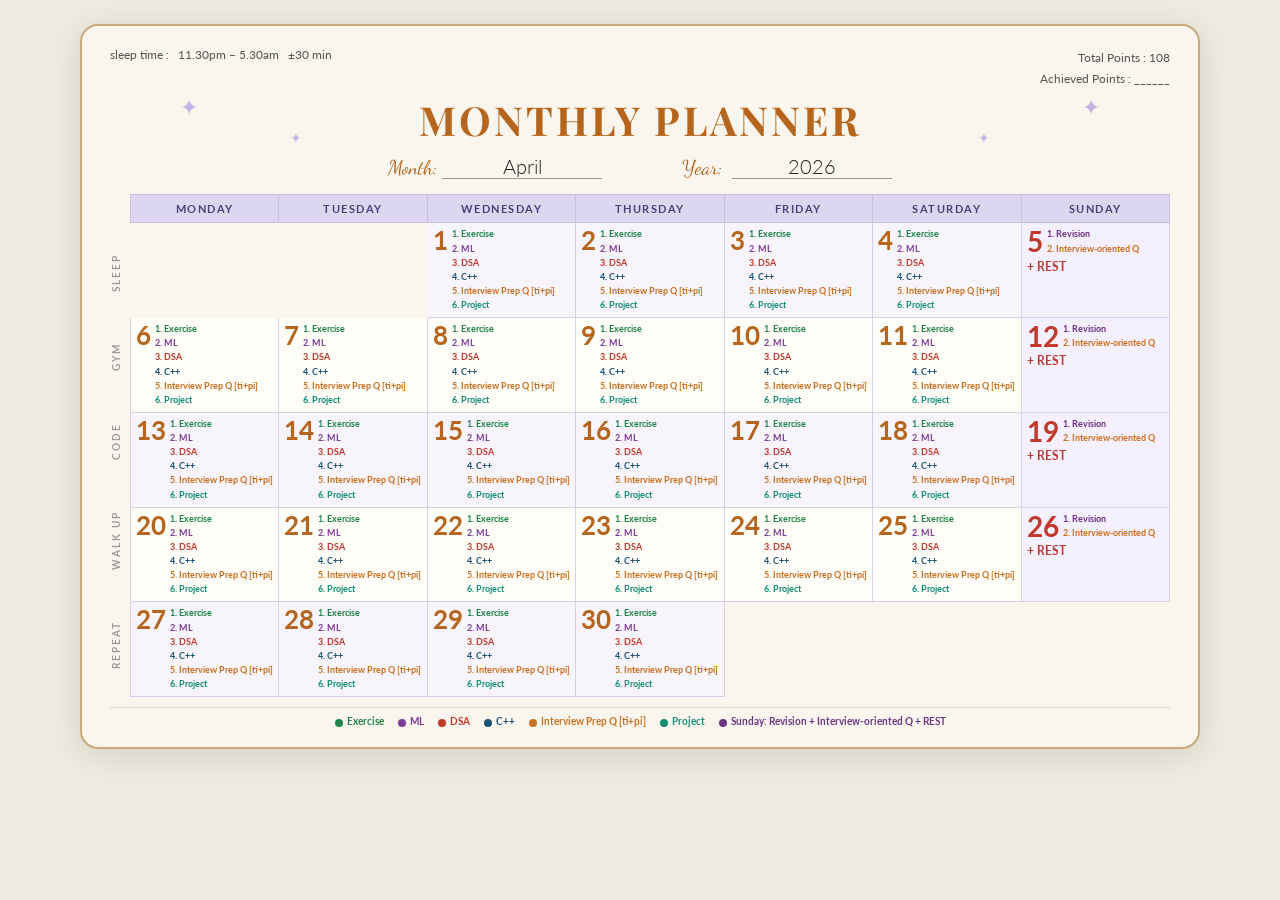
<file: April_2026_Planner.html>
<!DOCTYPE html>
<html lang="en">
<head>
<meta charset="UTF-8">
<title>Monthly Planner – April 2026</title>
<style>
  @import url('https://fonts.googleapis.com/css2?family=Playfair+Display:wght@700&family=Lato:wght@300;400;700&family=Dancing+Script:wght@700&display=swap');

  * { margin:0; padding:0; box-sizing:border-box; }

  body {
    background: #f0ebe0;
    display: flex; justify-content: center; align-items: flex-start;
    min-height: 100vh; padding: 24px;
    font-family: 'Lato', sans-serif;
  }

  .page {
    background: #faf6ee;
    border: 2px solid #c9a87c;
    border-radius: 18px;
    width: 1120px;
    padding: 22px 28px 20px;
    box-shadow: 0 6px 36px rgba(0,0,0,0.12);
  }

  .top-meta {
    display: flex; justify-content: space-between; align-items: flex-start;
    font-size: 11.5px; color: #555; margin-bottom: 4px;
  }
  .top-meta .points { text-align: right; line-height: 1.8; }

  .title-block { text-align: center; margin: 2px 0 2px; position: relative; }
  .sparkle { color: #c5b4e3; position: absolute; }
  .sparkle.tl { top: 0; left: 70px;  font-size: 22px; }
  .sparkle.tr { top: 0; right: 70px; font-size: 22px; }
  .sparkle.bl { bottom: 0; left: 180px;  font-size: 14px; }
  .sparkle.br { bottom: 0; right: 180px; font-size: 14px; }

  .main-title {
    font-family: 'Playfair Display', serif;
    font-size: 40px; font-weight: 700;
    color: #b5651d; letter-spacing: 3px; text-transform: uppercase;
  }

  .month-row {
    display: flex; justify-content: center; gap: 80px;
    margin: 8px 0 14px;
    font-size: 20px; color: #b5651d;
    font-family: 'Dancing Script', cursive;
  }
  .month-row .val {
    color: #222; font-family: 'Lato', sans-serif;
    font-weight: 300; font-size: 20px;
    border-bottom: 1px solid #999;
    padding: 0 14px; display: inline-block; min-width: 160px; text-align: center;
  }

  .outer-wrap { display: flex; gap: 0; align-items: stretch; }

  .side-labels {
    display: flex; flex-direction: column;
    justify-content: space-around;
    width: 20px; flex-shrink: 0;
    padding: 34px 0 2px;
  }
  .side-lbl {
    writing-mode: vertical-rl; transform: rotate(180deg);
    font-size: 10px; font-weight: 700;
    color: #999; letter-spacing: 2px; text-transform: uppercase; text-align: center;
  }

  .cal-wrap { flex: 1; }
  table { width: 100%; border-collapse: collapse; }

  thead th {
    background: #ddd6f0; color: #4a3f7a;
    font-family: 'Lato', sans-serif;
    font-weight: 700; font-size: 11px; letter-spacing: 1.5px;
    text-align: center; padding: 7px 4px;
    border: 1px solid #c8bfe0;
  }

  td {
    vertical-align: top;
    border: 1px solid #d8cfe8;
    padding: 4px 5px 5px 5px;
    width: calc(100% / 7);
    background: #fffdf8;
  }
  tr:nth-child(odd)  td { background: #f7f4fc; }
  tr:nth-child(even) td { background: #fffdf8; }
  td.empty { background: transparent !important; border-color: transparent; }

  /* date number */
  .dn     { font-size: 26px; font-weight: 700; color: #b5651d; line-height:1; float:left; margin-right:4px; }
  .dn.sun { color: #c0392b; font-size: 28px; }

  /* task list */
  .tasks { font-size: 9.3px; color: #333; line-height: 1.52; overflow: hidden; }
  .tasks li { list-style: none; }

  /* colour per task */
  .ex   { color: #1e8449; font-weight: 700; }   /* Exercise  – green  */
  .ml   { color: #7d3c98; font-weight: 700; }   /* ML        – purple */
  .dsa  { color: #c0392b; font-weight: 700; }   /* DSA       – red    */
  .cpp  { color: #1a5276; font-weight: 700; }   /* C++       – navy   */
  .ip   { color: #ca6f1e; font-weight: 700; }   /* Interview – orange */
  .proj { color: #148f77; font-weight: 700; }   /* Project   – teal   */
  .rev  { color: #6c3483; font-weight: 700; }   /* Revision  – violet */

  td.sun-cell { background: #f5f0ff !important; }
  .rest { font-size: 12px; font-weight: 700; color: #c0392b; margin-top: 3px; display:block; }

  /* legend */
  .legend {
    margin-top: 10px; font-size: 9.6px; color: #666;
    display: flex; gap: 14px; justify-content: center; flex-wrap: wrap;
    border-top: 1px solid #e0d8c8; padding-top: 8px;
  }
  .ld { display:inline-block; width:8px; height:8px; border-radius:50%; margin-right:4px; vertical-align:middle; }

  @media print {
    body { background: white; padding: 0; }
    .page { box-shadow: none; }
  }
</style>
</head>
<body>
<div class="page">

  <div class="top-meta">
    <div>sleep time : &nbsp; 11.30pm – 5.30am &nbsp; ±30 min</div>
    <div class="points">Total Points : 108<br>Achieved Points : ______</div>
  </div>

  <div class="title-block">
    <span class="sparkle tl">✦</span><span class="sparkle tr">✦</span>
    <span class="sparkle bl">✦</span><span class="sparkle br">✦</span>
    <div class="main-title">Monthly Planner</div>
  </div>

  <div class="month-row">
    <div>Month: <span class="val">April</span></div>
    <div>Year:&nbsp; <span class="val">2026</span></div>
  </div>

  <div class="outer-wrap">
    <div class="side-labels">
      <div class="side-lbl">Sleep</div>
      <div class="side-lbl">Gym</div>
      <div class="side-lbl">Code</div>
      <div class="side-lbl">Walk Up</div>
      <div class="side-lbl">Repeat</div>
    </div>

    <div class="cal-wrap">
    <table>
      <thead>
        <tr>
          <th>MONDAY</th><th>TUESDAY</th><th>WEDNESDAY</th>
          <th>THURSDAY</th><th>FRIDAY</th><th>SATURDAY</th><th>SUNDAY</th>
        </tr>
      </thead>
      <tbody>

<!-- April 2026: Apr 1 = Wednesday
  Week 1:  —   —   1   2   3   4   5(Sun)
  Week 2:  6   7   8   9  10  11  12(Sun)
  Week 3: 13  14  15  16  17  18  19(Sun)
  Week 4: 20  21  22  23  24  25  26(Sun)
  Week 5: 27  28  29  30   —   —   —        -->

<!-- ── weekday task block (reused every Mon–Sat cell) ──
  1. Exercise
  2. ML
  3. DSA
  4. C++
  5. Interview Prep Q [ti+pi]
  6. Project
 ── sunday task block ──
  1. Revision
  2. Interview-oriented Q
  + REST
-->

<!-- WEEK 1 -->
<tr>
  <td class="empty"></td><td class="empty"></td>

  <td><span class="dn">1</span><ul class="tasks">
    <li><span class="ex">1. Exercise</span></li>
    <li><span class="ml">2. ML</span></li>
    <li><span class="dsa">3. DSA</span></li>
    <li><span class="cpp">4. C++</span></li>
    <li><span class="ip">5. Interview Prep Q [ti+pi]</span></li>
    <li><span class="proj">6. Project</span></li>
  </ul></td>

  <td><span class="dn">2</span><ul class="tasks">
    <li><span class="ex">1. Exercise</span></li>
    <li><span class="ml">2. ML</span></li>
    <li><span class="dsa">3. DSA</span></li>
    <li><span class="cpp">4. C++</span></li>
    <li><span class="ip">5. Interview Prep Q [ti+pi]</span></li>
    <li><span class="proj">6. Project</span></li>
  </ul></td>

  <td><span class="dn">3</span><ul class="tasks">
    <li><span class="ex">1. Exercise</span></li>
    <li><span class="ml">2. ML</span></li>
    <li><span class="dsa">3. DSA</span></li>
    <li><span class="cpp">4. C++</span></li>
    <li><span class="ip">5. Interview Prep Q [ti+pi]</span></li>
    <li><span class="proj">6. Project</span></li>
  </ul></td>

  <td><span class="dn">4</span><ul class="tasks">
    <li><span class="ex">1. Exercise</span></li>
    <li><span class="ml">2. ML</span></li>
    <li><span class="dsa">3. DSA</span></li>
    <li><span class="cpp">4. C++</span></li>
    <li><span class="ip">5. Interview Prep Q [ti+pi]</span></li>
    <li><span class="proj">6. Project</span></li>
  </ul></td>

  <td class="sun-cell"><span class="dn sun">5</span><ul class="tasks">
    <li><span class="rev">1. Revision</span></li>
    <li><span class="ip">2. Interview-oriented Q</span></li>
  </ul><span class="rest">+ REST</span></td>
</tr>

<!-- WEEK 2 -->
<tr>
  <td><span class="dn">6</span><ul class="tasks">
    <li><span class="ex">1. Exercise</span></li>
    <li><span class="ml">2. ML</span></li>
    <li><span class="dsa">3. DSA</span></li>
    <li><span class="cpp">4. C++</span></li>
    <li><span class="ip">5. Interview Prep Q [ti+pi]</span></li>
    <li><span class="proj">6. Project</span></li>
  </ul></td>

  <td><span class="dn">7</span><ul class="tasks">
    <li><span class="ex">1. Exercise</span></li>
    <li><span class="ml">2. ML</span></li>
    <li><span class="dsa">3. DSA</span></li>
    <li><span class="cpp">4. C++</span></li>
    <li><span class="ip">5. Interview Prep Q [ti+pi]</span></li>
    <li><span class="proj">6. Project</span></li>
  </ul></td>

  <td><span class="dn">8</span><ul class="tasks">
    <li><span class="ex">1. Exercise</span></li>
    <li><span class="ml">2. ML</span></li>
    <li><span class="dsa">3. DSA</span></li>
    <li><span class="cpp">4. C++</span></li>
    <li><span class="ip">5. Interview Prep Q [ti+pi]</span></li>
    <li><span class="proj">6. Project</span></li>
  </ul></td>

  <td><span class="dn">9</span><ul class="tasks">
    <li><span class="ex">1. Exercise</span></li>
    <li><span class="ml">2. ML</span></li>
    <li><span class="dsa">3. DSA</span></li>
    <li><span class="cpp">4. C++</span></li>
    <li><span class="ip">5. Interview Prep Q [ti+pi]</span></li>
    <li><span class="proj">6. Project</span></li>
  </ul></td>

  <td><span class="dn">10</span><ul class="tasks">
    <li><span class="ex">1. Exercise</span></li>
    <li><span class="ml">2. ML</span></li>
    <li><span class="dsa">3. DSA</span></li>
    <li><span class="cpp">4. C++</span></li>
    <li><span class="ip">5. Interview Prep Q [ti+pi]</span></li>
    <li><span class="proj">6. Project</span></li>
  </ul></td>

  <td><span class="dn">11</span><ul class="tasks">
    <li><span class="ex">1. Exercise</span></li>
    <li><span class="ml">2. ML</span></li>
    <li><span class="dsa">3. DSA</span></li>
    <li><span class="cpp">4. C++</span></li>
    <li><span class="ip">5. Interview Prep Q [ti+pi]</span></li>
    <li><span class="proj">6. Project</span></li>
  </ul></td>

  <td class="sun-cell"><span class="dn sun">12</span><ul class="tasks">
    <li><span class="rev">1. Revision</span></li>
    <li><span class="ip">2. Interview-oriented Q</span></li>
  </ul><span class="rest">+ REST</span></td>
</tr>

<!-- WEEK 3 -->
<tr>
  <td><span class="dn">13</span><ul class="tasks">
    <li><span class="ex">1. Exercise</span></li>
    <li><span class="ml">2. ML</span></li>
    <li><span class="dsa">3. DSA</span></li>
    <li><span class="cpp">4. C++</span></li>
    <li><span class="ip">5. Interview Prep Q [ti+pi]</span></li>
    <li><span class="proj">6. Project</span></li>
  </ul></td>

  <td><span class="dn">14</span><ul class="tasks">
    <li><span class="ex">1. Exercise</span></li>
    <li><span class="ml">2. ML</span></li>
    <li><span class="dsa">3. DSA</span></li>
    <li><span class="cpp">4. C++</span></li>
    <li><span class="ip">5. Interview Prep Q [ti+pi]</span></li>
    <li><span class="proj">6. Project</span></li>
  </ul></td>

  <td><span class="dn">15</span><ul class="tasks">
    <li><span class="ex">1. Exercise</span></li>
    <li><span class="ml">2. ML</span></li>
    <li><span class="dsa">3. DSA</span></li>
    <li><span class="cpp">4. C++</span></li>
    <li><span class="ip">5. Interview Prep Q [ti+pi]</span></li>
    <li><span class="proj">6. Project</span></li>
  </ul></td>

  <td><span class="dn">16</span><ul class="tasks">
    <li><span class="ex">1. Exercise</span></li>
    <li><span class="ml">2. ML</span></li>
    <li><span class="dsa">3. DSA</span></li>
    <li><span class="cpp">4. C++</span></li>
    <li><span class="ip">5. Interview Prep Q [ti+pi]</span></li>
    <li><span class="proj">6. Project</span></li>
  </ul></td>

  <td><span class="dn">17</span><ul class="tasks">
    <li><span class="ex">1. Exercise</span></li>
    <li><span class="ml">2. ML</span></li>
    <li><span class="dsa">3. DSA</span></li>
    <li><span class="cpp">4. C++</span></li>
    <li><span class="ip">5. Interview Prep Q [ti+pi]</span></li>
    <li><span class="proj">6. Project</span></li>
  </ul></td>

  <td><span class="dn">18</span><ul class="tasks">
    <li><span class="ex">1. Exercise</span></li>
    <li><span class="ml">2. ML</span></li>
    <li><span class="dsa">3. DSA</span></li>
    <li><span class="cpp">4. C++</span></li>
    <li><span class="ip">5. Interview Prep Q [ti+pi]</span></li>
    <li><span class="proj">6. Project</span></li>
  </ul></td>

  <td class="sun-cell"><span class="dn sun">19</span><ul class="tasks">
    <li><span class="rev">1. Revision</span></li>
    <li><span class="ip">2. Interview-oriented Q</span></li>
  </ul><span class="rest">+ REST</span></td>
</tr>

<!-- WEEK 4 -->
<tr>
  <td><span class="dn">20</span><ul class="tasks">
    <li><span class="ex">1. Exercise</span></li>
    <li><span class="ml">2. ML</span></li>
    <li><span class="dsa">3. DSA</span></li>
    <li><span class="cpp">4. C++</span></li>
    <li><span class="ip">5. Interview Prep Q [ti+pi]</span></li>
    <li><span class="proj">6. Project</span></li>
  </ul></td>

  <td><span class="dn">21</span><ul class="tasks">
    <li><span class="ex">1. Exercise</span></li>
    <li><span class="ml">2. ML</span></li>
    <li><span class="dsa">3. DSA</span></li>
    <li><span class="cpp">4. C++</span></li>
    <li><span class="ip">5. Interview Prep Q [ti+pi]</span></li>
    <li><span class="proj">6. Project</span></li>
  </ul></td>

  <td><span class="dn">22</span><ul class="tasks">
    <li><span class="ex">1. Exercise</span></li>
    <li><span class="ml">2. ML</span></li>
    <li><span class="dsa">3. DSA</span></li>
    <li><span class="cpp">4. C++</span></li>
    <li><span class="ip">5. Interview Prep Q [ti+pi]</span></li>
    <li><span class="proj">6. Project</span></li>
  </ul></td>

  <td><span class="dn">23</span><ul class="tasks">
    <li><span class="ex">1. Exercise</span></li>
    <li><span class="ml">2. ML</span></li>
    <li><span class="dsa">3. DSA</span></li>
    <li><span class="cpp">4. C++</span></li>
    <li><span class="ip">5. Interview Prep Q [ti+pi]</span></li>
    <li><span class="proj">6. Project</span></li>
  </ul></td>

  <td><span class="dn">24</span><ul class="tasks">
    <li><span class="ex">1. Exercise</span></li>
    <li><span class="ml">2. ML</span></li>
    <li><span class="dsa">3. DSA</span></li>
    <li><span class="cpp">4. C++</span></li>
    <li><span class="ip">5. Interview Prep Q [ti+pi]</span></li>
    <li><span class="proj">6. Project</span></li>
  </ul></td>

  <td><span class="dn">25</span><ul class="tasks">
    <li><span class="ex">1. Exercise</span></li>
    <li><span class="ml">2. ML</span></li>
    <li><span class="dsa">3. DSA</span></li>
    <li><span class="cpp">4. C++</span></li>
    <li><span class="ip">5. Interview Prep Q [ti+pi]</span></li>
    <li><span class="proj">6. Project</span></li>
  </ul></td>

  <td class="sun-cell"><span class="dn sun">26</span><ul class="tasks">
    <li><span class="rev">1. Revision</span></li>
    <li><span class="ip">2. Interview-oriented Q</span></li>
  </ul><span class="rest">+ REST</span></td>
</tr>

<!-- WEEK 5 -->
<tr>
  <td><span class="dn">27</span><ul class="tasks">
    <li><span class="ex">1. Exercise</span></li>
    <li><span class="ml">2. ML</span></li>
    <li><span class="dsa">3. DSA</span></li>
    <li><span class="cpp">4. C++</span></li>
    <li><span class="ip">5. Interview Prep Q [ti+pi]</span></li>
    <li><span class="proj">6. Project</span></li>
  </ul></td>

  <td><span class="dn">28</span><ul class="tasks">
    <li><span class="ex">1. Exercise</span></li>
    <li><span class="ml">2. ML</span></li>
    <li><span class="dsa">3. DSA</span></li>
    <li><span class="cpp">4. C++</span></li>
    <li><span class="ip">5. Interview Prep Q [ti+pi]</span></li>
    <li><span class="proj">6. Project</span></li>
  </ul></td>

  <td><span class="dn">29</span><ul class="tasks">
    <li><span class="ex">1. Exercise</span></li>
    <li><span class="ml">2. ML</span></li>
    <li><span class="dsa">3. DSA</span></li>
    <li><span class="cpp">4. C++</span></li>
    <li><span class="ip">5. Interview Prep Q [ti+pi]</span></li>
    <li><span class="proj">6. Project</span></li>
  </ul></td>

  <td><span class="dn">30</span><ul class="tasks">
    <li><span class="ex">1. Exercise</span></li>
    <li><span class="ml">2. ML</span></li>
    <li><span class="dsa">3. DSA</span></li>
    <li><span class="cpp">4. C++</span></li>
    <li><span class="ip">5. Interview Prep Q [ti+pi]</span></li>
    <li><span class="proj">6. Project</span></li>
  </ul></td>

  <td class="empty"></td>
  <td class="empty"></td>
  <td class="empty"></td>
</tr>

      </tbody>
    </table>
    </div>
  </div>

  <!-- LEGEND -->
  <div class="legend">
    <div><span class="ld" style="background:#1e8449"></span><b style="color:#1e8449">Exercise</b></div>
    <div><span class="ld" style="background:#7d3c98"></span><b style="color:#7d3c98">ML</b></div>
    <div><span class="ld" style="background:#c0392b"></span><b style="color:#c0392b">DSA</b></div>
    <div><span class="ld" style="background:#1a5276"></span><b style="color:#1a5276">C++</b></div>
    <div><span class="ld" style="background:#ca6f1e"></span><b style="color:#ca6f1e">Interview Prep Q [ti+pi]</b></div>
    <div><span class="ld" style="background:#148f77"></span><b style="color:#148f77">Project</b></div>
    <div><span class="ld" style="background:#6c3483"></span><b style="color:#6c3483">Sunday: Revision + Interview-oriented Q + REST</b></div>
  </div>

</div>
</body>
</html>
</file>
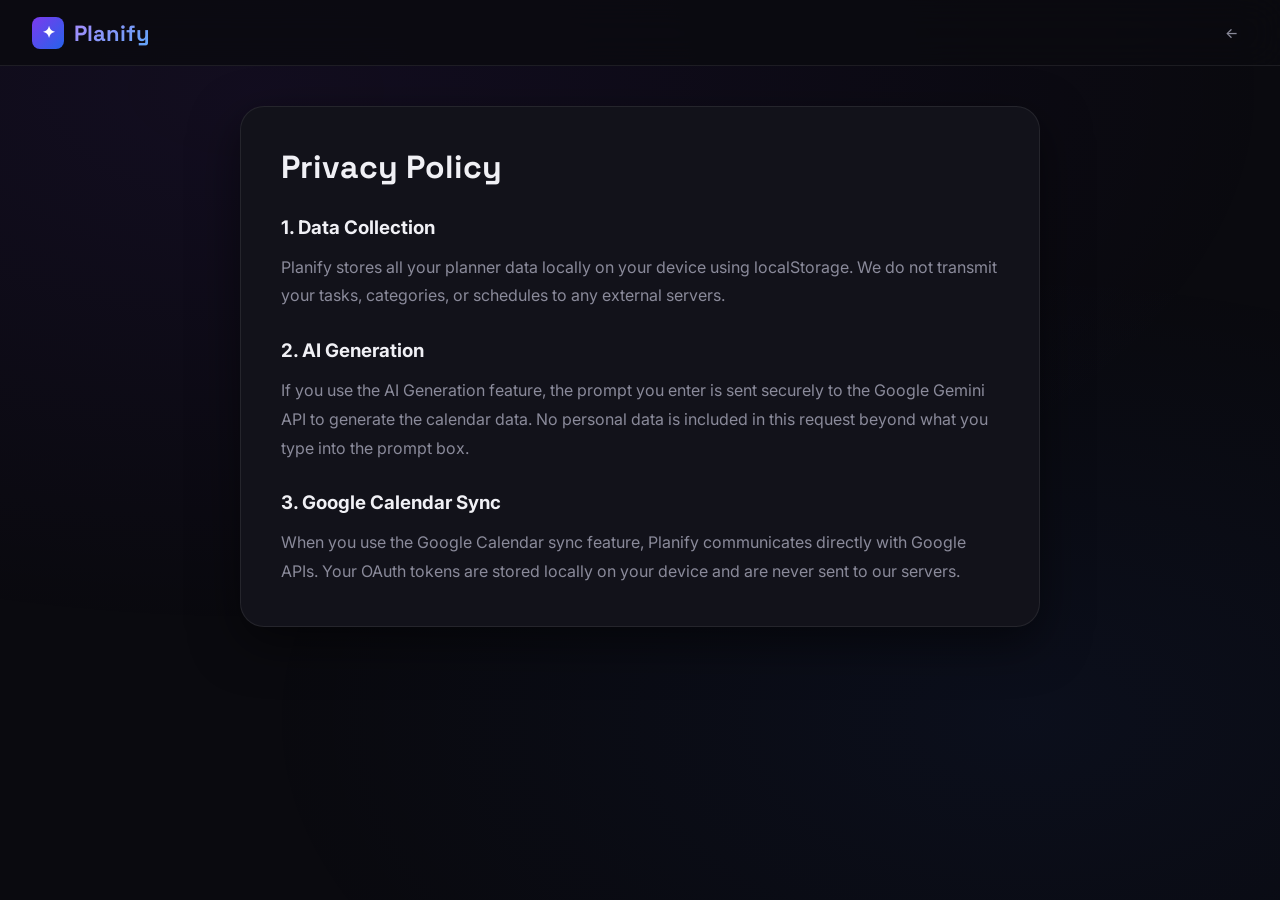
<file: privacy.html>
<!DOCTYPE html>
<html lang="en">
<head>
  <meta charset="UTF-8">
  <meta name="viewport" content="width=device-width, initial-scale=1.0">
  <title>Privacy Policy — Planify</title>
  <link rel="icon" type="image/svg+xml" href="favicon.svg">
  <link rel="stylesheet" href="css/styles.css">
</head>
<body>
<div id="app">
  <!-- ─── Navbar ─── -->
  <nav class="navbar">
    <a href="index.html" class="navbar-brand">
      <div class="logo-icon">✦</div>
      <span class="gradient-text">Planify</span>
    </a>
    <div class="navbar-actions">
      <a href="index.html" class="btn btn-ghost btn-icon" title="Back to Home">←</a>
    </div>
  </nav>

  <!-- ─── Content ─── -->
  <div class="view" style="display: flex; flex-direction: column; align-items: center; padding: 40px 24px;">
    <div style="max-width: 800px; width: 100%; background: var(--bg-secondary); border: 1px solid var(--border); border-radius: var(--radius-xl); padding: 40px; box-shadow: var(--shadow-lg);">
      <h1 style="font-family: var(--font-heading); font-size: 32px; margin-bottom: 24px;">Privacy Policy</h1>
      <div style="color: var(--text-secondary); line-height: 1.8;">
        <h3 style="color: var(--text-primary); margin-top: 24px; margin-bottom: 8px;">1. Data Collection</h3>
        <p>Planify stores all your planner data locally on your device using localStorage. We do not transmit your tasks, categories, or schedules to any external servers.</p>
        
        <h3 style="color: var(--text-primary); margin-top: 24px; margin-bottom: 8px;">2. AI Generation</h3>
        <p>If you use the AI Generation feature, the prompt you enter is sent securely to the Google Gemini API to generate the calendar data. No personal data is included in this request beyond what you type into the prompt box.</p>
        
        <h3 style="color: var(--text-primary); margin-top: 24px; margin-bottom: 8px;">3. Google Calendar Sync</h3>
        <p>When you use the Google Calendar sync feature, Planify communicates directly with Google APIs. Your OAuth tokens are stored locally on your device and are never sent to our servers.</p>
      </div>
    </div>
  </div>
</div>
</body>
</html>
</file>
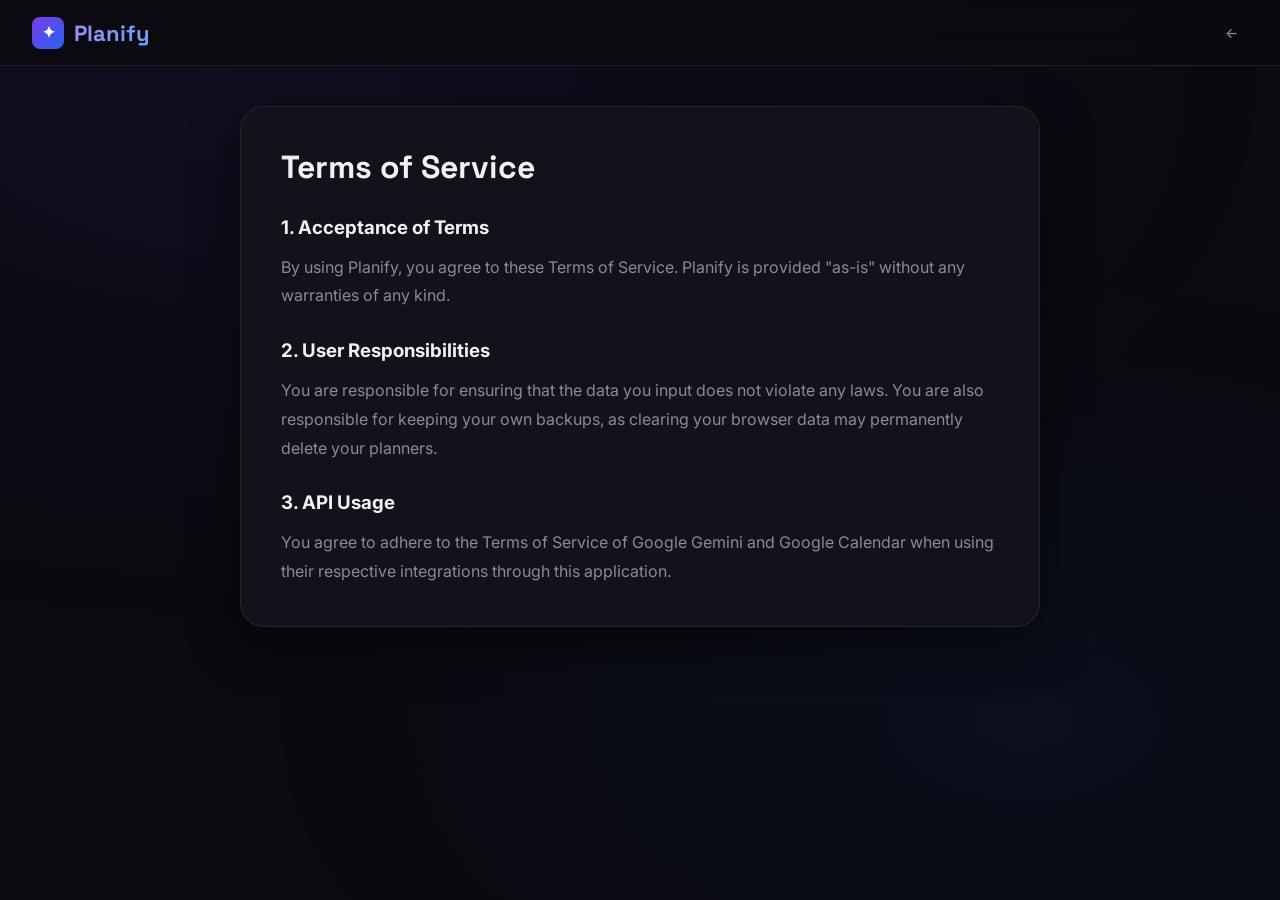
<file: terms.html>
<!DOCTYPE html>
<html lang="en">
<head>
  <meta charset="UTF-8">
  <meta name="viewport" content="width=device-width, initial-scale=1.0">
  <title>Terms of Service — Planify</title>
  <link rel="icon" type="image/svg+xml" href="favicon.svg">
  <link rel="stylesheet" href="css/styles.css">
</head>
<body>
<div id="app">
  <!-- ─── Navbar ─── -->
  <nav class="navbar">
    <a href="index.html" class="navbar-brand">
      <div class="logo-icon">✦</div>
      <span class="gradient-text">Planify</span>
    </a>
    <div class="navbar-actions">
      <a href="index.html" class="btn btn-ghost btn-icon" title="Back to Home">←</a>
    </div>
  </nav>

  <!-- ─── Content ─── -->
  <div class="view" style="display: flex; flex-direction: column; align-items: center; padding: 40px 24px;">
    <div style="max-width: 800px; width: 100%; background: var(--bg-secondary); border: 1px solid var(--border); border-radius: var(--radius-xl); padding: 40px; box-shadow: var(--shadow-lg);">
      <h1 style="font-family: var(--font-heading); font-size: 32px; margin-bottom: 24px;">Terms of Service</h1>
      <div style="color: var(--text-secondary); line-height: 1.8;">
        <h3 style="color: var(--text-primary); margin-top: 24px; margin-bottom: 8px;">1. Acceptance of Terms</h3>
        <p>By using Planify, you agree to these Terms of Service. Planify is provided "as-is" without any warranties of any kind.</p>
        
        <h3 style="color: var(--text-primary); margin-top: 24px; margin-bottom: 8px;">2. User Responsibilities</h3>
        <p>You are responsible for ensuring that the data you input does not violate any laws. You are also responsible for keeping your own backups, as clearing your browser data may permanently delete your planners.</p>
        
        <h3 style="color: var(--text-primary); margin-top: 24px; margin-bottom: 8px;">3. API Usage</h3>
        <p>You agree to adhere to the Terms of Service of Google Gemini and Google Calendar when using their respective integrations through this application.</p>
      </div>
    </div>
  </div>
</div>
</body>
</html>
</file>
<file: css/styles.css>
@import url('https://fonts.googleapis.com/css2?family=Inter:wght@300;400;500;600;700&family=Space+Grotesk:wght@500;600;700&display=swap');

/* ─── Design Tokens ─── */
:root {
  --bg-primary: #0a0a0f;
  --bg-secondary: #12121a;
  --bg-card: rgba(255,255,255,0.04);
  --bg-glass: rgba(255,255,255,0.06);
  --bg-glass-hover: rgba(255,255,255,0.10);
  --bg-input: rgba(255,255,255,0.08);
  --border: rgba(255,255,255,0.08);
  --border-hover: rgba(255,255,255,0.16);
  --text-primary: #f0f0f5;
  --text-secondary: #8a8a9a;
  --text-muted: #55556a;
  --accent: #7c3aed;
  --accent-hover: #6d28d9;
  --accent-glow: rgba(124,58,237,0.25);
  --accent-2: #2563eb;
  --gradient: linear-gradient(135deg, #7c3aed, #2563eb);
  --gradient-text: linear-gradient(135deg, #a78bfa, #60a5fa);
  --success: #10b981;
  --warning: #f59e0b;
  --danger: #ef4444;
  --radius-sm: 8px;
  --radius-md: 12px;
  --radius-lg: 16px;
  --radius-xl: 24px;
  --shadow: 0 8px 32px rgba(0,0,0,0.4);
  --shadow-lg: 0 16px 48px rgba(0,0,0,0.5);
  --transition: 0.25s cubic-bezier(0.4, 0, 0.2, 1);
  --font-body: 'Inter', -apple-system, sans-serif;
  --font-heading: 'Space Grotesk', sans-serif;
}

/* ─── Reset & Base ─── */
*, *::before, *::after { margin:0; padding:0; box-sizing:border-box; }

html { scroll-behavior: smooth; }

body {
  font-family: var(--font-body);
  background: var(--bg-primary);
  color: var(--text-primary);
  min-height: 100vh;
  overflow-x: hidden;
  -webkit-font-smoothing: antialiased;
}

body::before {
  content: '';
  position: fixed; inset: 0;
  background:
    radial-gradient(ellipse 80% 60% at 20% 10%, rgba(124,58,237,0.08), transparent),
    radial-gradient(ellipse 60% 50% at 80% 80%, rgba(37,99,235,0.06), transparent);
  pointer-events: none; z-index: 0;
}

a { color: inherit; text-decoration: none; }
button { font-family: inherit; cursor: pointer; border: none; background: none; color: inherit; }
input, textarea, select { font-family: inherit; color: inherit; }
select, select option {
  background-color: #1a1a2e;
  color: #f0f0f5;
}
select option:checked {
  background-color: #7c3aed;
  color: #fff;
}

/* ─── Utility ─── */
.hidden { display: none !important; }
.gradient-text {
  background: var(--gradient-text);
  -webkit-background-clip: text;
  -webkit-text-fill-color: transparent;
  background-clip: text;
}

/* ─── App Shell ─── */
#app { position: relative; z-index: 1; min-height: 100vh; }

/* ─── Navbar ─── */
.navbar {
  position: sticky; top: 0; z-index: 100;
  display: flex; align-items: center; justify-content: space-between;
  padding: 14px 32px;
  background: rgba(10,10,15,0.8);
  backdrop-filter: blur(20px);
  border-bottom: 1px solid var(--border);
}
.navbar-brand {
  display: flex; align-items: center; gap: 10px;
  font-family: var(--font-heading);
  font-size: 22px; font-weight: 700;
}
.navbar-brand .logo-icon {
  width: 32px; height: 32px;
  background: var(--gradient);
  border-radius: var(--radius-sm);
  display: flex; align-items: center; justify-content: center;
  font-size: 16px; color: #fff;
}
.navbar-actions { display: flex; gap: 8px; align-items: center; }

/* ─── Buttons ─── */
.btn {
  display: inline-flex; align-items: center; gap: 8px;
  padding: 10px 20px;
  border-radius: var(--radius-md);
  font-size: 14px; font-weight: 500;
  transition: all var(--transition);
  white-space: nowrap;
}
.btn-primary {
  background: var(--gradient);
  color: #fff;
  box-shadow: 0 4px 16px var(--accent-glow);
}
.btn-primary:hover {
  transform: translateY(-1px);
  box-shadow: 0 6px 24px var(--accent-glow);
}
.btn-secondary {
  background: var(--bg-glass);
  border: 1px solid var(--border);
  color: var(--text-primary);
}
.btn-secondary:hover { background: var(--bg-glass-hover); border-color: var(--border-hover); }
.btn-ghost { color: var(--text-secondary); padding: 8px 12px; }
.btn-ghost:hover { color: var(--text-primary); background: var(--bg-glass); }
.btn-danger { background: rgba(239,68,68,0.15); color: var(--danger); border: 1px solid rgba(239,68,68,0.2); }
.btn-danger:hover { background: rgba(239,68,68,0.25); }
.btn-success { background: rgba(16,185,129,0.15); color: var(--success); border: 1px solid rgba(16,185,129,0.2); }
.btn-success:hover { background: rgba(16,185,129,0.25); }
.btn-icon { padding: 10px; border-radius: var(--radius-sm); }
.btn-sm { padding: 6px 14px; font-size: 13px; }
.btn-lg { padding: 14px 28px; font-size: 16px; }

/* ─── Landing View ─── */
.landing-view {
  display: flex; flex-direction: column; align-items: center;
  justify-content: center;
  min-height: calc(100vh - 60px);
  padding: 40px 24px;
  text-align: center;
}
.landing-hero { max-width: 680px; margin-bottom: 48px; }
.landing-hero h1 {
  font-family: var(--font-heading);
  font-size: 56px; font-weight: 700;
  line-height: 1.1; margin-bottom: 18px;
}
.landing-hero p {
  font-size: 18px; color: var(--text-secondary);
  line-height: 1.6; max-width: 520px; margin: 0 auto 36px;
}
.landing-cards {
  display: grid; grid-template-columns: repeat(2, 1fr);
  gap: 20px; max-width: 640px; width: 100%;
}
.landing-card {
  background: var(--bg-glass);
  border: 1px solid var(--border);
  border-radius: var(--radius-lg);
  padding: 28px 24px;
  text-align: left;
  transition: all var(--transition);
  cursor: pointer;
}
.landing-card:hover {
  background: var(--bg-glass-hover);
  border-color: var(--accent);
  transform: translateY(-4px);
  box-shadow: 0 12px 40px rgba(124,58,237,0.12);
}
.landing-card .card-icon {
  width: 48px; height: 48px;
  background: var(--gradient);
  border-radius: var(--radius-md);
  display: flex; align-items: center; justify-content: center;
  font-size: 22px; margin-bottom: 16px;
}
.landing-card h3 {
  font-family: var(--font-heading);
  font-size: 18px; font-weight: 600; margin-bottom: 8px;
}
.landing-card p { font-size: 13px; color: var(--text-secondary); line-height: 1.5; }

/* ─── Builder View ─── */
.builder-view { padding: 24px 32px; }
.builder-header {
  display: flex; align-items: center; justify-content: space-between;
  margin-bottom: 24px; flex-wrap: wrap; gap: 16px;
}
.month-selector {
  display: flex; align-items: center; gap: 12px;
}
.month-selector select, .month-selector input[type="number"] {
  background: var(--bg-input);
  border: 1px solid var(--border);
  border-radius: var(--radius-sm);
  padding: 10px 14px;
  font-size: 14px;
  color: var(--text-primary);
  transition: border-color var(--transition);
  outline: none;
}
.month-selector select:focus, .month-selector input:focus {
  border-color: var(--accent);
}
.month-selector input[type="number"] { width: 90px; }
.builder-toolbar {
  display: flex; gap: 8px; align-items: center; flex-wrap: wrap;
}

/* ─── AI Prompt Bar ─── */
.ai-prompt-bar {
  background: var(--bg-glass);
  border: 1px solid var(--border);
  border-radius: var(--radius-lg);
  padding: 16px 20px;
  margin-bottom: 24px;
  display: flex; gap: 12px; align-items: flex-end;
  transition: border-color var(--transition);
}
.ai-prompt-bar:focus-within { border-color: var(--accent); }
.ai-prompt-bar textarea {
  flex: 1;
  background: transparent;
  border: none; outline: none;
  font-size: 14px;
  color: var(--text-primary);
  resize: none;
  min-height: 44px; max-height: 120px;
  line-height: 1.5;
}
.ai-prompt-bar textarea::placeholder { color: var(--text-muted); }
.ai-prompt-bar .btn { flex-shrink: 0; }

/* ─── Calendar Grid ─── */
.calendar-container {
  background: var(--bg-glass);
  border: 1px solid var(--border);
  border-radius: var(--radius-lg);
  overflow: hidden;
}
.calendar-grid {
  width: 100%;
  border-collapse: collapse;
}
.calendar-grid thead th {
  padding: 12px 8px;
  font-size: 11px; font-weight: 600;
  text-transform: uppercase;
  letter-spacing: 1.5px;
  color: var(--text-secondary);
  background: rgba(124,58,237,0.08);
  border-bottom: 1px solid var(--border);
  text-align: center;
}
.calendar-grid tbody td {
  width: calc(100% / 7);
  vertical-align: top;
  border: 1px solid var(--border);
  padding: 6px 8px 8px;
  min-height: 110px;
  height: 110px;
  transition: background var(--transition);
  position: relative;
  cursor: pointer;
}
.calendar-grid tbody td:hover {
  background: var(--bg-glass-hover);
}
.calendar-grid tbody td.empty-cell {
  background: transparent;
  cursor: default;
  border-color: rgba(255,255,255,0.03);
}
.calendar-grid tbody td.today {
  background: rgba(124,58,237,0.08);
  border-color: rgba(124,58,237,0.3);
}
.calendar-grid tbody td.weekend { background: rgba(239,68,68,0.03); }

.day-number {
  font-family: var(--font-heading);
  font-size: 20px; font-weight: 600;
  color: var(--text-muted);
  margin-bottom: 4px;
  display: inline-block;
}
td.today .day-number { color: var(--accent); }
td.weekend .day-number { color: var(--danger); opacity: 0.7; }

.day-tasks { display: flex; flex-direction: column; gap: 2px; }

.task-pill {
  display: flex; align-items: center; gap: 4px;
  padding: 3px 7px;
  border-radius: 6px;
  font-size: 10.5px; font-weight: 500;
  line-height: 1.4;
  cursor: grab;
  transition: all var(--transition);
  overflow: hidden;
  text-overflow: ellipsis;
  white-space: nowrap;
}
.task-pill:hover { filter: brightness(1.3); transform: scale(1.02); }
.task-pill .pill-dot {
  width: 5px; height: 5px;
  border-radius: 50%;
  flex-shrink: 0;
}
.task-pill.dragging { opacity: 0.4; }

.add-task-btn {
  width: 100%; padding: 3px;
  font-size: 14px;
  color: var(--text-muted);
  border-radius: 4px;
  opacity: 0;
  transition: opacity var(--transition);
  text-align: center;
}
td:hover .add-task-btn { opacity: 1; }
.add-task-btn:hover { background: var(--bg-glass-hover); color: var(--text-secondary); }

/* ─── Task Editor Popover ─── */
.task-popover {
  position: fixed;
  z-index: 200;
  background: var(--bg-secondary);
  border: 1px solid var(--border-hover);
  border-radius: var(--radius-md);
  padding: 16px;
  min-width: 280px;
  box-shadow: var(--shadow-lg);
  animation: popIn 0.2s ease-out;
}
@keyframes popIn {
  from { opacity: 0; transform: scale(0.95) translateY(-4px); }
  to { opacity: 1; transform: scale(1) translateY(0); }
}
.task-popover .pop-header {
  display: flex; justify-content: space-between; align-items: center;
  margin-bottom: 12px;
}
.task-popover .pop-header h4 {
  font-family: var(--font-heading);
  font-size: 14px; font-weight: 600;
}
.task-popover input, .task-popover select {
  width: 100%;
  background: var(--bg-input);
  border: 1px solid var(--border);
  border-radius: var(--radius-sm);
  padding: 8px 12px;
  font-size: 13px;
  margin-bottom: 8px;
  outline: none;
}
.task-popover input:focus, .task-popover select:focus { border-color: var(--accent); }
.pop-colors {
  display: flex; gap: 6px; margin-bottom: 12px; flex-wrap: wrap;
}
.pop-color-btn {
  width: 24px; height: 24px;
  border-radius: 50%;
  border: 2px solid transparent;
  transition: all var(--transition);
}
.pop-color-btn:hover, .pop-color-btn.active { border-color: #fff; transform: scale(1.15); }
.pop-actions { display: flex; gap: 8px; justify-content: flex-end; }

/* ─── Category Manager ─── */
.category-panel {
  background: var(--bg-glass);
  border: 1px solid var(--border);
  border-radius: var(--radius-lg);
  padding: 16px 20px;
  margin-bottom: 24px;
}
.category-panel h3 {
  font-family: var(--font-heading);
  font-size: 14px; font-weight: 600; margin-bottom: 12px;
  color: var(--text-secondary);
}
.category-list { display: flex; gap: 8px; flex-wrap: wrap; }
.category-tag {
  display: inline-flex; align-items: center; gap: 6px;
  padding: 6px 12px;
  border-radius: 20px;
  font-size: 12px; font-weight: 500;
  border: 1px solid var(--border);
  transition: all var(--transition);
}
.category-tag:hover { border-color: var(--border-hover); }
.category-tag .cat-dot {
  width: 8px; height: 8px;
  border-radius: 50%;
}
.category-tag .remove-cat {
  font-size: 14px; color: var(--text-muted);
  cursor: pointer; line-height: 1;
}
.category-tag .remove-cat:hover { color: var(--danger); }

/* ─── Preview View ─── */
.preview-view { padding: 24px 32px; width: 100%; max-width: 100vw; overflow-x: hidden; }
.preview-toolbar {
  display: flex; justify-content: space-between; align-items: center;
  margin-bottom: 24px; flex-wrap: wrap; gap: 12px;
}
.preview-toolbar h2 {
  font-family: var(--font-heading);
  font-size: 22px; font-weight: 600;
}

/* #print-area base styles are now in css/themes.css */


/* ─── Modal ─── */
.modal-overlay {
  position: fixed; inset: 0;
  background: rgba(0,0,0,0.6);
  backdrop-filter: blur(4px);
  z-index: 500;
  display: flex; align-items: center; justify-content: center;
  animation: fadeIn 0.2s ease-out;
}
@keyframes fadeIn { from { opacity: 0; } to { opacity: 1; } }
.modal {
  background: var(--bg-secondary);
  border: 1px solid var(--border);
  border-radius: var(--radius-xl);
  padding: 28px 32px;
  max-width: 480px; width: 90%;
  box-shadow: var(--shadow-lg);
  animation: slideUp 0.3s ease-out;
}
@keyframes slideUp {
  from { opacity: 0; transform: translateY(20px); }
  to { opacity: 1; transform: translateY(0); }
}
.modal h2 {
  font-family: var(--font-heading);
  font-size: 20px; font-weight: 700; margin-bottom: 20px;
}
.modal-field { margin-bottom: 16px; }
.modal-field label {
  display: block; font-size: 12px; font-weight: 600;
  color: var(--text-secondary); margin-bottom: 6px;
  text-transform: uppercase; letter-spacing: 0.5px;
}
.modal-field input {
  width: 100%;
  background: var(--bg-input);
  border: 1px solid var(--border);
  border-radius: var(--radius-sm);
  padding: 10px 14px;
  font-size: 14px;
  outline: none;
}
.modal-field input:focus { border-color: var(--accent); }
.modal-field .hint { font-size: 11px; color: var(--text-muted); margin-top: 4px; }
.modal-actions {
  display: flex; gap: 10px; justify-content: flex-end; margin-top: 24px;
}

/* ─── Toast ─── */
.toast-container {
  position: fixed; bottom: 24px; right: 24px;
  z-index: 600;
  display: flex; flex-direction: column; gap: 8px;
}
.toast {
  background: var(--bg-secondary);
  border: 1px solid var(--border);
  border-radius: var(--radius-md);
  padding: 12px 20px;
  font-size: 13px;
  display: flex; align-items: center; gap: 10px;
  box-shadow: var(--shadow);
  animation: slideInRight 0.3s ease-out;
  min-width: 260px;
}
@keyframes slideInRight {
  from { opacity: 0; transform: translateX(40px); }
  to { opacity: 1; transform: translateX(0); }
}
.toast.success { border-left: 3px solid var(--success); }
.toast.error { border-left: 3px solid var(--danger); }
.toast.info { border-left: 3px solid var(--accent); }
.toast.warning { border-left: 3px solid var(--warning); }
.toast-icon { font-size: 16px; }

/* ─── Loading Spinner ─── */
.spinner {
  width: 20px; height: 20px;
  border: 2px solid var(--border);
  border-top-color: var(--accent);
  border-radius: 50%;
  animation: spin 0.6s linear infinite;
}
@keyframes spin { to { transform: rotate(360deg); } }

.loading-overlay {
  position: absolute; inset: 0;
  background: rgba(10,10,15,0.7);
  backdrop-filter: blur(4px);
  display: flex; flex-direction: column;
  align-items: center; justify-content: center;
  gap: 12px;
  border-radius: var(--radius-lg);
  z-index: 50;
  font-size: 14px; color: var(--text-secondary);
}
.loading-overlay .spinner { width: 32px; height: 32px; border-width: 3px; }

/* ─── Sync Progress ─── */
.sync-progress {
  width: 100%; height: 4px;
  background: var(--bg-glass);
  border-radius: 2px;
  overflow: hidden;
  margin-top: 8px;
}
.sync-progress-bar {
  height: 100%;
  background: var(--gradient);
  border-radius: 2px;
  transition: width 0.3s ease;
}

/* ─── Responsive ─── */
@media (max-width: 900px) {
  .landing-hero h1 { font-size: 36px; }
  .landing-cards { grid-template-columns: 1fr; }
  .navbar { padding: 12px 16px; }
  .builder-view, .preview-view { padding: 16px; }
  .calendar-grid tbody td { min-height: 80px; height: 80px; padding: 4px; }
  .day-number { font-size: 16px; }
  .task-pill { font-size: 9px; padding: 2px 5px; }
}

/* ─── Print Styles ─── */
@media print {
  body { background: white !important; }
  body::before { display: none; }
  .navbar, .builder-view, .landing-view,
  .preview-toolbar, .toast-container, .modal-overlay { display: none !important; }
  .preview-view { padding: 0; }
  #print-area { border-radius: 0; box-shadow: none; overflow: visible !important; }
}
</file>
